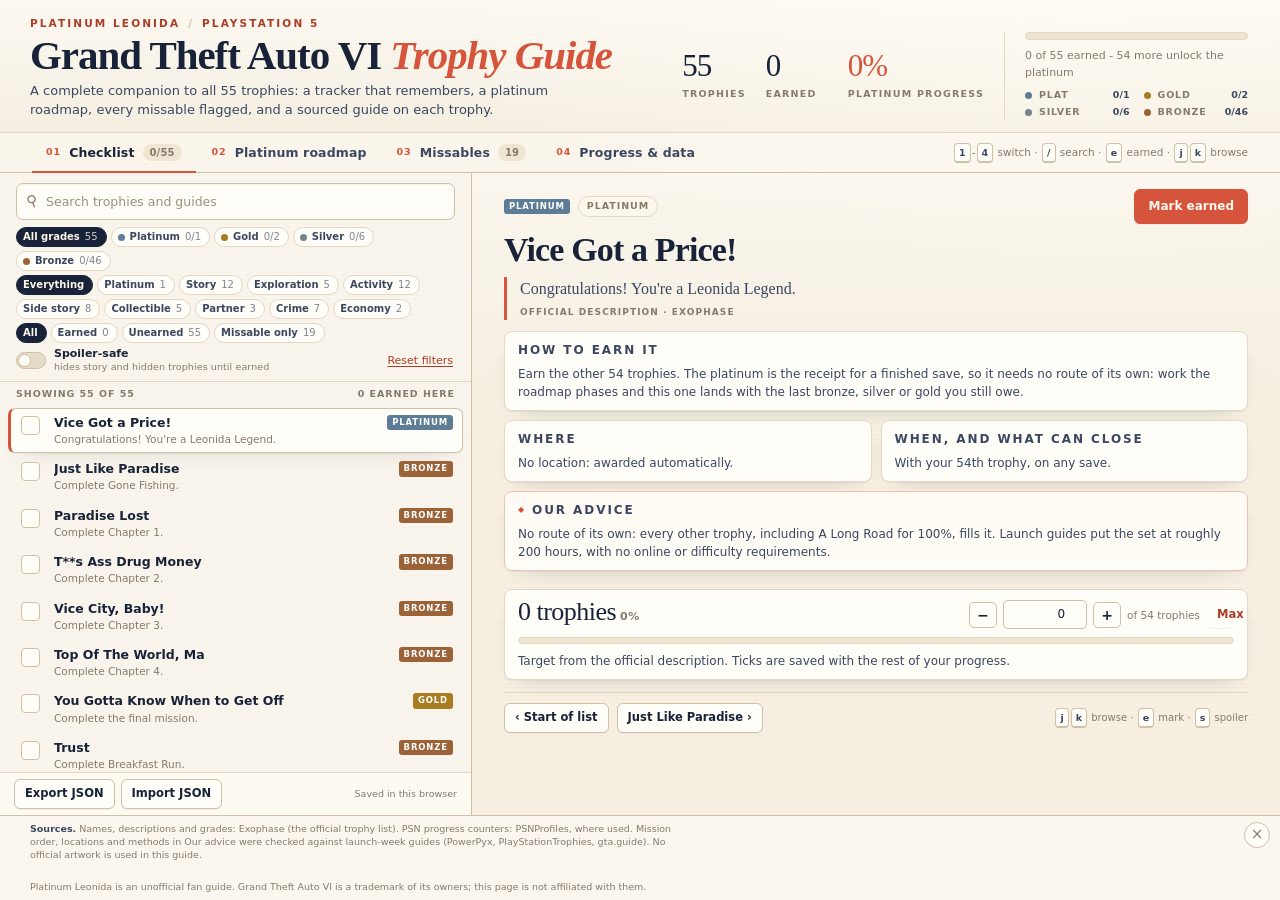
<file: index.html>
<!doctype html>
<html lang="en">
<head>
<meta charset="utf-8">
<meta name="viewport" content="width=device-width, initial-scale=1">
<meta name="color-scheme" content="light">
<title>GTA VI Trophy Guide &amp; Platinum Tracker - All 55 Trophies | Platinum Leonida</title>
<meta name="description" content="A complete GTA VI trophy guide and tracker for PS5: all 55 trophies with mission context, locations, missable windows, part-way counters, a platinum roadmap, spoiler-safe mode.">
<meta name="author" content="Platinum Leonida">
<meta name="robots" content="index, follow, max-image-preview:large">
<meta name="theme-color" content="#f6efe2">
<link rel="canonical" href="https://tufstraka.github.io/gta6-trophy-guide/">
<link rel="icon" href="favicon.svg" type="image/svg+xml">
<link rel="apple-touch-icon" href="icon-180.png">
<meta property="og:type" content="website">
<meta property="og:site_name" content="Platinum Leonida">
<meta property="og:title" content="GTA VI Trophy Guide &amp; Platinum Tracker - All 55 Trophies">
<meta property="og:description" content="All 55 GTA VI trophies with mission context, locations, missable windows and counters, plus a platinum roadmap, spoiler-safe mode and a tracker that saves in your browser.">
<meta property="og:url" content="https://tufstraka.github.io/gta6-trophy-guide/">
<meta property="og:image" content="https://tufstraka.github.io/gta6-trophy-guide/og.jpg">
<meta property="og:image:width" content="1200">
<meta property="og:image:height" content="630">
<meta property="og:image:alt" content="Platinum Leonida: the GTA VI trophy guide with all 55 trophies and a platinum roadmap">
<meta property="og:locale" content="en_US">
<meta name="twitter:card" content="summary_large_image">
<meta name="twitter:title" content="GTA VI Trophy Guide &amp; Platinum Tracker - All 55 Trophies">
<meta name="twitter:description" content="All 55 GTA VI trophies with mission context, locations and missable windows, plus a platinum roadmap and a tracker that saves in your browser.">
<meta name="twitter:image" content="https://tufstraka.github.io/gta6-trophy-guide/og.jpg">
<script type="application/ld+json">
{
  "@context": "https://schema.org",
  "@graph": [
    {
      "@type": "WebSite",
      "@id": "https://tufstraka.github.io/gta6-trophy-guide/#website",
      "url": "https://tufstraka.github.io/gta6-trophy-guide/",
      "name": "Platinum Leonida",
      "description": "An unofficial GTA VI trophy guide, tracker and platinum roadmap.",
      "inLanguage": "en"
    },
    {
      "@type": "WebApplication",
      "@id": "https://tufstraka.github.io/gta6-trophy-guide/#app",
      "name": "Platinum Leonida - GTA VI Trophy Guide & Tracker",
      "url": "https://tufstraka.github.io/gta6-trophy-guide/",
      "applicationCategory": "GameApplication",
      "operatingSystem": "Any",
      "browserRequirements": "Requires JavaScript for the tracker; the guide data is plain JSON.",
      "isAccessibleForFree": true,
      "offers": { "@type": "Offer", "price": "0", "priceCurrency": "USD" },
      "description": "Track all 55 Grand Theft Auto VI trophies with mission context, locations, missable windows, part-way counters, a platinum roadmap and spoiler-safe mode.",
      "about": {
        "@type": "VideoGame",
        "name": "Grand Theft Auto VI",
        "publisher": { "@type": "Organization", "name": "Rockstar Games" },
        "gamePlatform": "PlayStation 5"
      }
    }
  ]
}
</script>
<link rel="stylesheet" href="style.css">
</head>
<body>
<a class="skip-link" href="#main">Skip to the guide</a>

<noscript>
  <div class="noscript">
    <h2>GTA VI trophy guide: all 55 trophies</h2>
    <p>The tracker needs JavaScript, but the guide itself is all here: 55 trophies (1 platinum, 2 gold, 6 silver, 46 bronze) across five story chapters, with a platinum roadmap, 100% completion targets, collectibles, challenges and every missable window.</p>
    <p>Names, descriptions and grades come from Exophase; mission context and methods are checked against launch-week guides. The full trophy data is public in <a href="data/trophies.json">data/trophies.json</a>.</p>
  </div>
</noscript>

<header class="masthead">
  <div class="brand">
    <p class="kicker">Platinum Leonida <span class="dot">/</span> PlayStation 5 <span class="pill" id="demo-pill" hidden>Preview data - not saved</span></p>
    <h1>Grand Theft Auto VI <em>Trophy Guide</em></h1>
    <p class="dek">A complete companion to all 55 trophies: a tracker that remembers, a platinum roadmap, every missable flagged, and a sourced guide on each trophy.</p>
  </div>
  <div class="dashboard" aria-label="Progress summary">
    <div class="stat">
      <span class="stat-value" id="stat-total">55</span>
      <span class="stat-label">trophies</span>
    </div>
    <div class="stat">
      <span class="stat-value" id="stat-earned">0</span>
      <span class="stat-label">earned</span>
    </div>
    <div class="stat accent">
      <span class="stat-value" id="stat-plat">0%</span>
      <span class="stat-label">platinum progress</span>
    </div>
    <div class="statwide">
      <div class="platbar" role="progressbar" aria-labelledby="plat-caption" aria-valuemin="0" aria-valuemax="55" aria-valuenow="0" id="platbar"><span id="platfill"></span></div>
      <p class="platcaption" id="plat-caption"><span id="plat-caption-text">0 of 55 earned - 54 unlocks the platinum</span></p>
      <ul class="gradebars" id="gradebars" aria-label="Trophies earned by grade"></ul>
    </div>
  </div>
</header>

<nav class="tabs" role="tablist" aria-label="Guide sections">
  <button class="tab" role="tab" id="tab-checklist" data-tab="checklist" aria-controls="view-checklist" aria-selected="true"><span class="tabnum">01</span> Checklist <span class="tabcount" id="tabcount">0/55</span></button>
  <button class="tab" role="tab" id="tab-roadmap" data-tab="roadmap" aria-controls="view-roadmap" aria-selected="false"><span class="tabnum">02</span> <span class="tab-label"><span class="lbl-long">Platinum roadmap</span><span class="lbl-short">Roadmap</span></span></button>
  <button class="tab" role="tab" id="tab-missables" data-tab="missables" aria-controls="view-missables" aria-selected="false"><span class="tabnum">03</span> Missables <span class="tabcount" id="misscount">0</span></button>
  <button class="tab" role="tab" id="tab-progress" data-tab="progress" aria-controls="view-progress" aria-selected="false"><span class="tabnum">04</span> <span class="tab-label"><span class="lbl-long">Progress &amp; data</span><span class="lbl-short">Progress</span></span></button>
  <span class="tabhint"><kbd>1</kbd>-<kbd>4</kbd> switch · <kbd>/</kbd> search · <kbd>e</kbd> earned · <kbd>j</kbd><kbd>k</kbd> browse</span>
</nav>

<main id="main">
  <section class="view view-workbench" id="view-checklist" role="tabpanel" aria-labelledby="tab-checklist">
    <div class="workbench">
      <aside class="listpane" aria-label="Trophy list and filters">
        <div class="searchrow">
          <label class="search" for="search">
            <span class="search-icon" aria-hidden="true">&#9906;</span>
            <input id="search" type="search" placeholder="Search trophies and guides" autocomplete="off" spellcheck="false">
          </label>
          <button class="ghostbtn" id="clear-search" type="button" hidden>Clear</button>
        </div>

        <button class="filters-toggle" id="filters-toggle" type="button" aria-expanded="true" aria-controls="filter-chips">
          <span>Filters</span>
          <span class="fcount" id="filter-count" hidden></span>
        </button>
        <div class="filters">
          <div class="filters-body" id="filter-chips">
          <div class="chiprow" id="grade-filters" role="group" aria-label="Filter by trophy grade"></div>
          <div class="chiprow" id="kind-filters" role="group" aria-label="Filter by trophy kind"></div>
          <div class="chiprow" id="status-filters" role="group" aria-label="Filter by earned state"></div>
          </div>
          <div class="filterfoot">
            <label class="switch" for="spoiler">
              <input type="checkbox" id="spoiler">
              <span class="switch-track" aria-hidden="true"><span class="switch-knob"></span></span>
              <span class="switch-text">Spoiler-safe<small>hides story and hidden trophies until earned</small></span>
            </label>
            <button class="linkbtn" id="clear-filters" type="button">Reset filters</button>
          </div>
        </div>

        <p class="listmeta" id="listmeta" aria-live="polite"></p>
        <ol class="trophylist" id="trophylist" role="listbox" aria-label="Trophies" tabindex="0"></ol>
        <div class="listempty" id="list-empty" hidden>
          <p class="empty-title">Nothing matches those filters</p>
          <p>Try a looser grade, a different kind, or clear the search.</p>
          <button class="btn" id="empty-reset" type="button">Reset filters</button>
        </div>
        <div class="listfoot">
          <button class="btn small" type="button" data-action="export">Export JSON</button>
          <label class="btn small"><span>Import JSON</span><input type="file" accept="application/json,.json" data-action="import" hidden></label>
          <span class="listfoot-note" id="save-note">Saved in this browser</span>
        </div>
      </aside>

      <article class="detailpane" id="detail" aria-live="polite"></article>
    </div>
  </section>

  <section class="view view-scroll" id="view-roadmap" role="tabpanel" aria-labelledby="tab-roadmap" hidden></section>
  <section class="view view-scroll" id="view-missables" role="tabpanel" aria-labelledby="tab-missables" hidden></section>
  <section class="view view-scroll" id="view-progress" role="tabpanel" aria-labelledby="tab-progress" hidden></section>
</main>

<footer class="foot" id="foot">
  <button class="foot-close" id="foot-close" type="button" aria-label="Dismiss sources">&times;</button>
  <p><strong>Sources.</strong> Names, descriptions and grades: Exophase (the official trophy list). PSN progress counters: PSNProfiles, where used. Mission order, locations and methods in Our advice were checked against launch-week guides (PowerPyx, PlayStationTrophies, gta.guide). No official artwork is used in this guide.</p>
  <p class="foot-meta">Platinum Leonida is an unofficial fan guide. Grand Theft Auto VI is a trademark of its owners; this page is not affiliated with them.</p>
</footer>

<div class="toast" id="toast" role="status" aria-live="polite" hidden></div>
<script type="module" src="app.js"></script>
</body>
</html>
</file>
<file: style.css>
/* Platinum Leonida - paper-and-ink look, no external assets or fonts. */
:root {
  --paper: #f6efe2;
  --paper-deep: #efe5d3;
  --card: #fffdf7;
  --card-2: #fbf7ec;
  --ink: #182238;
  --ink-2: #3b4761;
  --muted: #857b6b;
  --rule: #e3d8c4;
  --rule-strong: #cfc0a6;
  --coral: #d5543b;
  --coral-dark: #ab3d27;
  --coral-wash: #f9e3dc;
  --gold: #a97c22;
  --silver: #77828f;
  --bronze: #9c6238;
  --platinum: #5d7d96;
  --focus: #2669a8;
  --serif: "Iowan Old Style", "Palatino Linotype", Palatino, Georgia, "Times New Roman", serif;
  --sans: "Segoe UI", system-ui, -apple-system, "Helvetica Neue", Arial, sans-serif;
  --shadow: 0 1px 0 rgba(24, 34, 56, .04), 0 8px 24px -18px rgba(24, 34, 56, .45);
}

* { box-sizing: border-box; }

html, body { height: 100%; }

body {
  margin: 0;
  display: flex;
  flex-direction: column;
  overflow: hidden;
  background:
    radial-gradient(1200px 600px at 85% -10%, #fdf9ef 0%, rgba(253, 249, 239, 0) 60%),
    repeating-linear-gradient(0deg, rgba(24, 34, 56, .014) 0 1px, transparent 1px 4px),
    var(--paper);
  color: var(--ink);
  font: 15px/1.55 var(--sans);
  -webkit-font-smoothing: antialiased;
}

h1, h2, h3, h4 { font-family: var(--serif); font-weight: 600; margin: 0; letter-spacing: -.01em; }
p { margin: 0; }
button, input, select { font: inherit; color: inherit; }
button { cursor: pointer; }
:focus-visible { outline: 2px solid var(--focus); outline-offset: 2px; }
::selection { background: #f4c9bd; }

.sr-only, .sr {
  position: absolute; width: 1px; height: 1px; padding: 0; margin: -1px;
  overflow: hidden; clip: rect(0 0 0 0); white-space: nowrap; border: 0;
}

.skip-link {
  position: absolute; left: 12px; top: -48px; z-index: 20;
  background: var(--ink); color: #fff; padding: 8px 14px; border-radius: 6px;
  text-decoration: none; transition: top .15s ease;
}
.skip-link:focus { top: 10px; }

/* ---------- masthead ---------- */
.masthead {
  display: grid;
  grid-template-columns: minmax(0, 1fr) auto;
  gap: 26px;
  align-items: end;
  padding: 15px 30px 12px;
  border-bottom: 1px solid var(--rule);
  background: linear-gradient(180deg, rgba(255, 253, 247, .72), rgba(255, 253, 247, 0));
}
.kicker {
  font-size: 10.5px;
  letter-spacing: .2em;
  text-transform: uppercase;
  color: var(--coral-dark);
  font-weight: 700;
  display: flex; align-items: center; gap: 8px;
}
.kicker .dot { color: var(--rule-strong); }
.pill {
  background: var(--ink); color: #fff8ea; letter-spacing: .08em;
  padding: 2px 8px; border-radius: 999px; font-size: 9.5px; font-weight: 600;
}
.masthead h1 {
  font-size: clamp(29px, 3.2vw, 41px);
  line-height: 1.02;
  margin: 4px 0 5px;
  letter-spacing: -.025em;
}
.masthead h1 em { font-style: italic; color: var(--coral); }
.dek { max-width: 64ch; color: var(--ink-2); font-size: 13px; line-height: 1.45; }

.dashboard {
  display: grid;
  grid-template-columns: repeat(3, auto) 244px;
  gap: 20px;
  align-items: center;
  padding: 6px 2px 0;
}
.stat { display: flex; flex-direction: column; min-width: 62px; }
.stat-value {
  font-family: var(--serif); font-size: 31px; line-height: 1;
  letter-spacing: -.03em; font-variant-numeric: lining-nums tabular-nums;
}
.stat-label {
  font-size: 9.5px; text-transform: uppercase; letter-spacing: .13em;
  color: var(--muted); font-weight: 700; margin-top: 6px; white-space: nowrap;
}
.stat.accent .stat-value { color: var(--coral); }
.statwide {
  border-left: 1px solid var(--rule);
  padding-left: 20px;
  display: flex; flex-direction: column; gap: 7px;
}
.platbar {
  height: 8px; border-radius: 99px; background: var(--paper-deep);
  border: 1px solid var(--rule); overflow: hidden;
}
.platbar > span {
  display: block; height: 100%; width: 0%;
  background: linear-gradient(90deg, var(--coral), #e88367);
  border-radius: 99px; transition: width .35s ease;
}
.platcaption { font-size: 11px; color: var(--muted); font-variant-numeric: tabular-nums; }
.gradebars { list-style: none; display: grid; grid-template-columns: 1fr 1fr; gap: 2px 14px; margin: 0; padding: 0; }
.gradebars li { display: grid; grid-template-columns: 8px 1fr auto; gap: 6px; align-items: center; font-size: 9.5px; }
.gb-name { text-transform: uppercase; letter-spacing: .09em; color: var(--muted); font-weight: 700; }
.gb-dot { width: 7px; height: 7px; border-radius: 99px; background: var(--muted); }
.gb-dot.gb-platinum { background: var(--platinum); }
.gb-dot.gb-gold { background: var(--gold); }
.gb-dot.gb-silver { background: var(--silver); }
.gb-dot.gb-bronze { background: var(--bronze); }
.gb-count { color: var(--ink-2); font-variant-numeric: tabular-nums; font-weight: 600; }

/* ---------- tabs ---------- */
.tabs {
  display: flex; align-items: stretch; gap: 2px;
  padding: 0 32px;
  border-bottom: 1px solid var(--rule-strong);
  background: rgba(255, 253, 247, .5);
}
.tab {
  border: 0; background: none; padding: 10px 14px 9px;
  font-size: 12.5px; font-weight: 600; color: var(--ink-2);
  border-bottom: 2px solid transparent; margin-bottom: -1px;
  display: inline-flex; align-items: center; gap: 8px;
  letter-spacing: .01em;
}
.tab:hover { color: var(--ink); background: rgba(213, 84, 59, .05); }
.tab[aria-selected="true"] { color: var(--ink); border-bottom-color: var(--coral); }
.tabnum { font-size: 9.5px; letter-spacing: .1em; color: var(--coral); font-weight: 700; }
.tabcount {
  font-size: 10px; font-weight: 700; color: var(--muted);
  background: var(--paper-deep); border-radius: 999px; padding: 1px 7px;
  font-variant-numeric: tabular-nums;
}
.tabhint { margin-left: auto; align-self: center; font-size: 10.5px; color: var(--muted); }
kbd {
  font: 600 9.5px/1 var(--sans); border: 1px solid var(--rule-strong);
  border-bottom-width: 2px; border-radius: 4px; padding: 3px 4px;
  background: var(--card); color: var(--ink-2); margin: 0 1px;
}

/* ---------- shared ---------- */
main { flex: 1; min-height: 0; display: flex; flex-direction: column; }
.view { flex: 1; min-height: 0; display: flex; }
.view[hidden] { display: none; }
.view-workbench { overflow: hidden; }
.view-scroll { display: block; overflow-y: auto; padding: 26px 36px 40px; scrollbar-width: thin; }
.workbench { display: grid; grid-template-columns: 472px minmax(0, 1fr); flex: 1; min-height: 0; width: 100%; }

.btn {
  border: 1px solid var(--rule-strong); background: var(--card); color: var(--ink);
  padding: 7px 13px; border-radius: 6px; font-size: 12px; font-weight: 600;
  box-shadow: 0 1px 0 rgba(24, 34, 56, .05);
}
.btn:hover { border-color: var(--ink-2); background: #fff; }
.btn.primary { background: var(--coral); border-color: var(--coral); color: #fff8ef; }
.btn.primary:hover { background: var(--coral-dark); border-color: var(--coral-dark); }
.btn.small { padding: 5px 10px; font-size: 11.5px; }
.btn.quiet { background: transparent; border-color: transparent; color: var(--coral-dark); }
.linkbtn {
  border: 0; background: none; color: var(--coral-dark); font-size: 11px;
  text-decoration: underline; text-underline-offset: 2px; padding: 2px;
}
.ghostbtn { border: 0; background: none; color: var(--muted); font-size: 11px; padding: 4px; }

/* ---------- checklist left ---------- */
.listpane {
  display: flex; flex-direction: column; min-height: 0;
  border-right: 1px solid var(--rule-strong);
  background: rgba(255, 253, 247, .42);
}
.searchrow { display: flex; gap: 6px; align-items: center; padding: 10px 16px 7px; }
.search {
  flex: 1; display: flex; align-items: center; gap: 8px;
  background: var(--card); border: 1px solid var(--rule-strong);
  border-radius: 7px; padding: 0 10px; box-shadow: inset 0 1px 2px rgba(24, 34, 56, .04);
}
.search:focus-within { border-color: var(--ink-2); box-shadow: 0 0 0 3px rgba(38, 105, 168, .13); }
.search-icon { color: var(--muted); font-size: 15px; line-height: 1; transform: rotate(-20deg); }
.search input {
  flex: 1; border: 0; background: none; padding: 8px 0; font-size: 12.5px; min-width: 0;
}
.search input::placeholder { color: #9a927f; }
.search input:focus { outline: none; }
.filters { padding: 0 16px 8px; border-bottom: 1px solid var(--rule); }
.chiprow { display: flex; flex-wrap: wrap; gap: 4px; margin-bottom: 4px; }
.chip {
  border: 1px solid var(--rule); background: var(--card); color: var(--ink-2);
  border-radius: 99px; padding: 2px 8px 2px 6px; font-size: 10px; font-weight: 600;
  display: inline-flex; align-items: center; gap: 5px; line-height: 1.4;
}
.chip:hover { border-color: var(--rule-strong); background: #fff; }
.chip[aria-pressed="true"] { background: var(--ink); border-color: var(--ink); color: #fdf7ea; }
.chip .swatch { width: 7px; height: 7px; border-radius: 99px; background: var(--muted); }
.chip .n { font-variant-numeric: tabular-nums; opacity: .65; font-weight: 500; }
.chip[aria-pressed="true"] .n { opacity: .8; }
.chip.off { opacity: .55; }
.filterfoot { display: flex; align-items: center; justify-content: space-between; gap: 10px; margin-top: 4px; }
.switch { display: flex; align-items: center; gap: 8px; cursor: pointer; min-width: 0; }
.switch input { position: absolute; opacity: 0; width: 1px; height: 1px; }
.switch-track {
  width: 30px; height: 17px; border-radius: 99px; background: #e6dbc7;
  border: 1px solid var(--rule-strong); position: relative; flex: none; transition: background .15s;
}
.switch-knob {
  position: absolute; top: 1px; left: 1px; width: 13px; height: 13px; border-radius: 99px;
  background: var(--card); border: 1px solid var(--rule-strong); transition: transform .15s ease;
}
.switch input:checked + .switch-track { background: var(--ink); border-color: var(--ink); }
.switch input:checked + .switch-track .switch-knob { transform: translateX(13px); background: #fdf7ea; border-color: #fdf7ea; }
.switch input:focus-visible + .switch-track { outline: 2px solid var(--focus); outline-offset: 2px; }
.switch-text { font-size: 11px; font-weight: 600; line-height: 1.25; }
.switch-text small { display: block; font-weight: 400; font-size: 9.5px; color: var(--muted); letter-spacing: .01em; }

.listmeta {
  padding: 5px 16px 5px; font-size: 9.5px; letter-spacing: .1em;
  text-transform: uppercase; color: var(--muted); font-weight: 700;
  display: flex; justify-content: space-between; gap: 8px;
}
.trophylist {
  list-style: none; margin: 0; padding: 0 8px 8px; overflow-y: auto; flex: 1; min-height: 0;
  scrollbar-width: thin; scrollbar-color: var(--rule-strong) transparent;
}
.trow {
  display: grid; grid-template-columns: 24px minmax(0, 1fr) auto;
  gap: 9px; align-items: start;
  padding: 6px 9px 6px 10px; margin: 1px 0; border-radius: 7px;
  border: 1px solid transparent; border-left: 3px solid transparent;
  cursor: pointer; position: relative;
}
.trow:hover { background: rgba(255, 255, 255, .72); border-color: var(--rule); border-left-color: var(--rule-strong); }
.trow[aria-selected="true"] { background: var(--card); border-color: var(--rule-strong); border-left-color: var(--coral); box-shadow: var(--shadow); }
.trow.is-earned .tname { color: var(--ink-2); }
.trow.is-earned .tdesc { opacity: .72; }
.trow.is-masked .tname, .trow.is-masked .tdesc { color: var(--muted); font-style: italic; }

.check {
  width: 19px; height: 19px; margin-top: 1px; border-radius: 4px;
  border: 1.5px solid var(--rule-strong); background: var(--card);
  display: grid; place-items: center; padding: 0; color: transparent;
  font-size: 12px; line-height: 1; font-weight: 700;
}
.check:hover { border-color: var(--coral); }
.trow.is-earned .check { background: var(--coral); border-color: var(--coral); color: #fff8ef; }
.check:focus-visible { outline: 2px solid var(--focus); outline-offset: 2px; }
.tmain { min-width: 0; }
.tname {
  display: block; font-weight: 650; font-size: 12.5px; line-height: 1.3;
  color: var(--ink); white-space: nowrap; overflow: hidden; text-overflow: ellipsis;
}
.tdesc {
  display: block; font-size: 10.5px; line-height: 1.35; color: var(--muted);
  white-space: nowrap; overflow: hidden; text-overflow: ellipsis; margin-top: 1px;
}
.tright { display: flex; flex-direction: column; align-items: flex-end; gap: 4px; }
.grade {
  font-size: 8.5px; font-weight: 800; letter-spacing: .1em; text-transform: uppercase;
  padding: 2px 5px; border-radius: 3px; color: #fff; white-space: nowrap;
  background: var(--muted); line-height: 1.35;
}
.grade-platinum { background: var(--platinum); }
.grade-gold { background: var(--gold); }
.grade-silver { background: var(--silver); }
.grade-bronze { background: var(--bronze); }
.count-badge {
  font-size: 9px; font-weight: 700; color: var(--ink-2); font-variant-numeric: tabular-nums;
  background: var(--paper-deep); border-radius: 3px; padding: 1px 4px; white-space: nowrap;
}
.flag {
  font-size: 9px; font-weight: 700; letter-spacing: .04em; color: var(--coral-dark);
  text-transform: uppercase;
}
.flag::before { content: "\2691"; margin-right: 2px; }
.listempty { padding: 26px 22px; text-align: center; }
.empty-title { font-family: var(--serif); font-size: 18px; margin-bottom: 4px; }
.listempty p { font-size: 12px; color: var(--muted); margin-bottom: 10px; }
.listfoot {
  border-top: 1px solid var(--rule); padding: 6px 14px; display: flex; gap: 6px;
  align-items: center; background: rgba(255, 253, 247, .6);
}
.listfoot label.btn { display: inline-flex; align-items: center; }
.listfoot-note { margin-left: auto; font-size: 9.5px; color: var(--muted); }

/* ---------- detail ---------- */
.detailpane {
  overflow-y: auto; min-height: 0; padding: 16px 32px 22px;
  background:
    linear-gradient(180deg, rgba(255, 253, 247, .55), rgba(255, 253, 247, 0) 220px);
  scrollbar-width: thin;
}
.detail-head { display: flex; align-items: center; gap: 8px; flex-wrap: wrap; }
.detail-head .spacer { flex: 1; }
.kindtag {
  font-size: 9.5px; letter-spacing: .1em; text-transform: uppercase; font-weight: 700;
  color: var(--muted); border: 1px solid var(--rule); border-radius: 99px; padding: 2px 8px;
  background: var(--card-2);
}
.detail-title {
  font-size: clamp(26px, 2.8vw, 34px); line-height: 1.06; margin: 8px 0 0;
  letter-spacing: -.025em;
}
.detail-title.masked { color: var(--muted); font-style: italic; }
.quote {
  margin: 9px 0 0; padding: 1px 0 1px 13px; border-left: 3px solid var(--coral);
  font-family: var(--serif); font-size: 16px; line-height: 1.4; color: var(--ink-2);
}
.quote cite {
  display: block; margin-top: 6px; font: 700 9px/1.4 var(--sans);
  letter-spacing: .12em; text-transform: uppercase; color: var(--muted); font-style: normal;
}
.miss-callout {
  margin-top: 10px; border: 1px solid #ecc4b7; background: var(--coral-wash);
  border-radius: 7px; padding: 8px 12px; display: flex; gap: 10px; align-items: flex-start;
}
.miss-callout .badge { flex: none; }
.miss-callout p { font-size: 11.5px; line-height: 1.45; color: #7d3524; }
.miss-callout strong { display: block; font-size: 10px; letter-spacing: .09em; text-transform: uppercase; margin-bottom: 2px; }
.badge {
  font-size: 8.5px; font-weight: 800; letter-spacing: .08em; text-transform: uppercase;
  padding: 3px 6px; border-radius: 3px; white-space: nowrap; line-height: 1.3;
}
.badge-attempt { background: #f6d9a8; color: #6b4a10; }
.badge-unknown { background: #e7dfd0; color: #675740; }
.badge-none { background: #dfe8dd; color: #3f5b3c; }
.badge-hidden { background: var(--ink); color: #fdf7ea; }

.guidegrid { display: grid; grid-template-columns: 1fr 1fr; gap: 9px; margin-top: 11px; }
.panel {
  background: var(--card); border: 1px solid var(--rule); border-radius: 8px;
  padding: 9px 13px; box-shadow: var(--shadow);
}
.panel.wide { grid-column: 1 / -1; }
.panel-label {
  font-size: 9px; font-weight: 800; letter-spacing: .16em; text-transform: uppercase;
  color: var(--coral-dark); margin-bottom: 5px; display: flex; align-items: center; gap: 6px;
}
.panel p { font-size: 12px; line-height: 1.5; color: var(--ink-2); }
.panel p + p { margin-top: 6px; }
.panel .pin { color: var(--coral-dark); font-weight: 700; }

.counter { margin-top: 9px; }
.counter-top { display: flex; align-items: baseline; justify-content: space-between; gap: 10px; }
.counter-value { font-family: var(--serif); font-size: 26px; line-height: 1; letter-spacing: -.02em; font-variant-numeric: tabular-nums; }
.counter-value small { font: 600 11px/1 var(--sans); letter-spacing: .04em; color: var(--muted); margin-left: 4px; }
.counter-bar { height: 7px; border-radius: 99px; background: var(--paper-deep); border: 1px solid var(--rule); overflow: hidden; margin: 8px 0 8px; }
.counter-bar > span { display: block; height: 100%; background: linear-gradient(90deg, var(--coral), #e88367); }
.stepper { display: flex; gap: 6px; align-items: center; }
.stepper button {
  width: 28px; height: 26px; border-radius: 5px; border: 1px solid var(--rule-strong);
  background: var(--card); font-weight: 700; font-size: 14px; line-height: 1; display: grid; place-items: center;
}
.stepper button:hover { border-color: var(--ink-2); background: #fff; }
.stepper input {
  width: 84px; border: 1px solid var(--rule-strong); border-radius: 5px; background: var(--card);
  padding: 4px 6px; font-size: 12px; text-align: right; font-variant-numeric: tabular-nums;
}
.stepper .unit { font-size: 10.5px; color: var(--muted); }
.stepper .setmax { margin-left: auto; }

.srcline { font-size: 10.5px; color: var(--muted); margin-top: 8px; }

.detailnav {
  margin-top: 12px; padding-top: 10px; border-top: 1px solid var(--rule);
  display: flex; gap: 8px; align-items: center;
}
.detailnav .hint { margin-left: auto; font-size: 10px; color: var(--muted); }

.locked {
  margin-top: 18px; border: 1px dashed var(--rule-strong); border-radius: 10px;
  padding: 22px; text-align: center; background: var(--card-2);
}
.locked h3 { font-size: 20px; margin-bottom: 4px; }
.locked p { font-size: 12px; color: var(--muted); max-width: 44ch; margin: 0 auto 12px; }
.lockmark { font-size: 22px; color: var(--coral); margin-bottom: 6px; }

/* ---------- pages ---------- */
.page-head { max-width: 900px; margin-bottom: 20px; }
.page-head h2 { font-size: 32px; line-height: 1.1; letter-spacing: -.02em; }
.page-head .eyebrow {
  font-size: 9.5px; font-weight: 800; letter-spacing: .18em; text-transform: uppercase;
  color: var(--coral-dark); margin-bottom: 6px;
}
.page-head p { margin-top: 7px; font-size: 13px; color: var(--ink-2); max-width: 78ch; }
.page-head .note { font-size: 11px; color: var(--muted); margin-top: 6px; }

.roadmap-layout { display: grid; grid-template-columns: minmax(0, 1fr) 340px; gap: 22px; align-items: start; }
.phase-grid { display: grid; gap: 12px; }
.phase {
  background: var(--card); border: 1px solid var(--rule); border-radius: 9px;
  padding: 14px 16px; box-shadow: var(--shadow); display: grid;
  grid-template-columns: 42px minmax(0, 1fr); gap: 12px;
}
.phase-num {
  font-family: var(--serif); font-size: 26px; line-height: 1; color: var(--coral);
  border-right: 1px solid var(--rule); padding-right: 10px; font-variant-numeric: lining-nums;
}
.phase h3 { font-size: 19px; line-height: 1.2; }
.phase .why { font-size: 11.5px; color: var(--ink-2); margin-top: 3px; line-height: 1.5; }
.phase-top { display: flex; align-items: baseline; gap: 8px; }
.phase-progress { margin-left: auto; font-size: 10px; font-weight: 700; color: var(--muted); font-variant-numeric: tabular-nums; white-space: nowrap; }
.phase-bar { height: 4px; background: var(--paper-deep); border-radius: 99px; margin: 8px 0 8px; overflow: hidden; }
.phase-bar > span { display: block; height: 100%; background: var(--coral); }
.chipwrap { display: flex; flex-wrap: wrap; gap: 4px; }
.tchip {
  border: 1px solid var(--rule); background: var(--card-2); border-radius: 4px;
  padding: 2px 6px; font-size: 10px; line-height: 1.4; color: var(--ink-2);
  display: inline-flex; align-items: center; gap: 4px; max-width: 100%;
}
.tchip:hover { border-color: var(--ink-2); background: #fff; }
.tchip .dot { width: 5px; height: 5px; border-radius: 99px; background: var(--muted); flex: none; }
.tchip.is-earned { background: #eef1e6; border-color: #cbd3bd; color: #5d6a50; text-decoration: line-through; }
.tchip .missmark { color: var(--coral-dark); font-size: 9px; }

.sidecard {
  background: var(--card); border: 1px solid var(--rule-strong); border-radius: 9px;
  padding: 14px 16px; box-shadow: var(--shadow); position: sticky; top: 0;
}
.sidecard h3 { font-size: 18px; margin-bottom: 3px; }
.sidecard .sub { font-size: 10.5px; color: var(--muted); margin-bottom: 8px; }
.watch { list-style: none; margin: 0; padding: 0; display: grid; gap: 7px; }
.watch li { border-top: 1px dotted var(--rule); padding-top: 7px; }
.watch li:first-child { border-top: 0; padding-top: 0; }
.watch button {
  border: 0; background: none; padding: 0; text-align: left; display: block; width: 100%;
}
.watch .wname { font-size: 11.5px; font-weight: 700; display: flex; gap: 6px; align-items: center; }
.watch .wname:hover { color: var(--coral-dark); }
.watch .wnote { font-size: 10px; color: var(--muted); line-height: 1.4; margin-top: 1px; }
.sidecard .footnote { font-size: 9.5px; color: var(--muted); line-height: 1.45; margin-top: 10px; border-top: 1px solid var(--rule); padding-top: 8px; }

.legend { display: grid; grid-template-columns: repeat(3, 1fr); gap: 10px; margin-bottom: 18px; }
.legend .panel p { font-size: 11px; }
.miss-grid { display: grid; grid-template-columns: 1fr 1fr; gap: 12px; }
.miss-card {
  background: var(--card); border: 1px solid var(--rule); border-left: 3px solid var(--coral);
  border-radius: 8px; padding: 12px 14px; box-shadow: var(--shadow);
}
.miss-card.m-unknown { border-left-color: var(--rule-strong); }
.miss-top { display: flex; align-items: center; gap: 6px; flex-wrap: wrap; }
.miss-top h3 { font-size: 16px; line-height: 1.25; margin-right: auto; }
.miss-card .desc { font-size: 11.5px; color: var(--muted); font-style: italic; margin: 5px 0 7px; }
.miss-card dl { display: grid; grid-template-columns: 52px 1fr; gap: 4px 8px; margin: 0; font-size: 11px; }
.miss-card dt { font-weight: 800; font-size: 8.5px; letter-spacing: .1em; text-transform: uppercase; color: var(--coral-dark); padding-top: 2px; }
.miss-card dd { margin: 0; color: var(--ink-2); line-height: 1.45; }
.miss-card .actions { margin-top: 9px; display: flex; gap: 6px; align-items: center; }

.statgrid { display: grid; grid-template-columns: repeat(4, 1fr); gap: 10px; margin-bottom: 18px; }
.statcard { background: var(--card); border: 1px solid var(--rule); border-radius: 8px; padding: 12px 14px; box-shadow: var(--shadow); }
.statcard .v { font-family: var(--serif); font-size: 30px; line-height: 1; letter-spacing: -.02em; }
.statcard .l { font-size: 9px; font-weight: 800; letter-spacing: .13em; text-transform: uppercase; color: var(--muted); margin-top: 5px; }
.statcard .sub { font-size: 10px; color: var(--muted); margin-top: 2px; }
.two-col { display: grid; grid-template-columns: minmax(0, 1.35fr) minmax(0, 1fr); gap: 20px; align-items: start; }
.section-title { font-size: 21px; margin-bottom: 3px; }
.section-sub { font-size: 11px; color: var(--muted); margin-bottom: 10px; }
.counterlist { display: grid; grid-template-columns: 1fr 1fr; gap: 8px; }
.ctile { background: var(--card); border: 1px solid var(--rule); border-radius: 7px; padding: 9px 11px; }
.ctile-top { display: flex; align-items: baseline; gap: 6px; }
.ctile .cn { font-size: 11.5px; font-weight: 700; line-height: 1.3; margin-right: auto; }
.ctile .cv { font-size: 10.5px; color: var(--muted); font-variant-numeric: tabular-nums; white-space: nowrap; }
.ctile .bar { height: 4px; background: var(--paper-deep); border-radius: 99px; margin: 6px 0; overflow: hidden; }
.ctile .bar > span { display: block; height: 100%; background: var(--silver); }
.ctile.is-earned .bar > span { background: var(--coral); }
.ctile .row { display: flex; gap: 4px; align-items: center; }
.ctile .row button:not(.btn) { width: 24px; height: 21px; font-size: 12px; border-radius: 4px; border: 1px solid var(--rule-strong); background: var(--card); display: grid; place-items: center; }
.ctile .row input { width: 62px; padding: 1px 5px; font-size: 10.5px; border: 1px solid var(--rule); border-radius: 4px; text-align: right; background: var(--card); }
.ctile .row .u { font-size: 9px; color: var(--muted); }
.ctile .row .max { margin-left: auto; width: auto; height: 21px; padding: 0 8px; font-size: 9.5px; line-height: 1; white-space: nowrap; flex: none; display: inline-flex; align-items: center; border-radius: 4px; }

.datacard { background: var(--card); border: 1px solid var(--rule); border-radius: 8px; padding: 14px; box-shadow: var(--shadow); }
.datacard h3 { font-size: 17px; margin-bottom: 3px; }
.datacard p { font-size: 11.5px; color: var(--ink-2); margin-bottom: 10px; line-height: 1.5; }
.datarow { display: flex; flex-wrap: wrap; gap: 6px; }
.sourcelist { list-style: none; margin: 8px 0 0; padding: 0; display: grid; gap: 7px; }
.sourcelist li { font-size: 11px; line-height: 1.5; color: var(--ink-2); border-top: 1px dotted var(--rule); padding-top: 6px; }
.sourcelist li:first-child { border-top: 0; padding-top: 0; }
.sourcelist strong { display: block; font-size: 9px; letter-spacing: .12em; text-transform: uppercase; color: var(--coral-dark); }
.kbdlist { display: grid; grid-template-columns: 1fr 1fr; gap: 4px 12px; font-size: 11px; color: var(--ink-2); margin-top: 8px; }
.kbdlist div { display: flex; align-items: center; gap: 6px; }

.foot {
  border-top: 1px solid var(--rule-strong);
  padding: 6px 30px 7px; background: rgba(255, 253, 247, .6);
  font-size: 9.5px; line-height: 1.4; color: var(--muted);
  display: flex; gap: 18px; align-items: baseline; flex-wrap: wrap;
}
.foot strong { color: var(--ink-2); }
.foot p { max-width: 108ch; }
.foot-meta { white-space: nowrap; }

.toast {
  position: fixed; left: 50%; bottom: 22px; transform: translateX(-50%);
  background: var(--ink); color: #fdf7ea; padding: 9px 16px; border-radius: 999px;
  font-size: 12px; box-shadow: 0 10px 30px -10px rgba(24, 34, 56, .6); z-index: 30;
}
.toast[hidden] { display: none; }

/* ---------- narrower screens ---------- */
@media (max-width: 1180px) {
  .dashboard { grid-template-columns: repeat(3, auto); }
  .statwide { grid-column: 1 / -1; border-left: 0; padding-left: 0; border-top: 1px solid var(--rule); padding-top: 8px; }
  .workbench { grid-template-columns: 400px minmax(0, 1fr); }
  .gradebars { grid-template-columns: repeat(4, 1fr); }
  .tabhint { display: none; }
  .roadmap-layout, .two-col { grid-template-columns: 1fr; }
  .sidecard { position: static; }
}
@media (max-width: 860px) {
  body { overflow: auto; }
  .masthead { grid-template-columns: 1fr; }
  .workbench { grid-template-columns: 1fr; }
  .listpane { max-height: 48vh; border-right: 0; border-bottom: 1px solid var(--rule-strong); }
  .detailpane { overflow: visible; }
  .guidegrid, .miss-grid, .legend, .statgrid, .counterlist, .kbdlist { grid-template-columns: 1fr; }
  .view-scroll { padding: 18px; }
  .foot { display: none; }
}
/* ---------- advice ---------- */
.panel.advice {
  border-color: #ecc4b7;
  background: linear-gradient(180deg, #fff9f2, var(--card));
}
.panel.advice .panel-label::before { content: "\25C6"; font-size: 8px; color: var(--coral); }
.miss-card .adv {
  font-size: 11px; line-height: 1.5; color: var(--ink-2); margin-top: 8px;
}
.miss-card .adv b {
  display: block; font-size: 8.5px; letter-spacing: .12em; text-transform: uppercase;
  color: var(--coral-dark); margin-bottom: 1px;
}
.noscript {
  margin: 16px 24px 0; padding: 14px 18px; max-width: 82ch;
  border: 1px solid var(--rule-strong); border-radius: 8px; background: var(--card);
}
.noscript h2 { font-size: 21px; margin-bottom: 4px; }
.noscript p { font-size: 12.5px; color: var(--ink-2); margin-top: 6px; }
.noscript a { color: var(--coral-dark); }

/* ---------- narrower screens: tablet and phone ---------- */
@media (max-width: 860px) {
  html { -webkit-text-size-adjust: 100%; }
  .tabs { overflow-x: auto; padding: 0 14px; scrollbar-width: none; }
  .tabs::-webkit-scrollbar { display: none; }
  .tab { flex: none; padding: 11px 11px 9px; }
  .listpane { max-height: 46vh; }
  .detailpane { padding: 16px 18px 24px; }
  .foot { display: flex; flex-direction: column; gap: 6px; padding: 9px 18px 12px; }
  .foot-meta { white-space: normal; }
  .toast { left: 12px; right: 12px; transform: none; text-align: center; }
}

@media (max-width: 640px) {
  .masthead { padding: 12px 15px 10px; gap: 12px; }
  .masthead h1 { font-size: clamp(26px, 7.4vw, 33px); }
  .dek { font-size: 12.5px; }
  .dashboard { grid-template-columns: repeat(3, minmax(0, 1fr)); gap: 10px; padding-top: 2px; }
  .stat { min-width: 0; }
  .stat-value { font-size: 26px; }
  .stat-label { font-size: 8.5px; letter-spacing: .1em; }
  .statwide { padding-top: 7px; }
  .gradebars { gap: 2px 8px; }
  .tabs { padding: 0 8px; }
  .tab { font-size: 11.5px; padding: 10px 8px 8px; }
  .tabcount { padding: 1px 6px; }
  .searchrow { padding: 8px 12px 6px; }
  .search input { font-size: 16px; }
  .filters { padding: 0 12px 8px; }
  .chip { font-size: 10.5px; padding: 4px 9px 4px 7px; min-height: 26px; }
  .check { width: 22px; height: 22px; }
  .trow { grid-template-columns: 22px minmax(0, 1fr) auto; gap: 8px; padding: 7px 8px; }
  .listfoot { flex-wrap: wrap; }
  .listfoot-note { margin-left: 0; width: 100%; }
  .view-scroll { padding: 16px 13px 26px; }
  .page-head { margin-bottom: 14px; }
  .page-head h2 { font-size: 24px; }
  .page-head p { font-size: 12.5px; }
  .detail-title { font-size: 24px; }
  .detail-head { gap: 6px; }
  .detail-head .spacer { display: none; }
  .detail-head .btn { margin-left: auto; }
  .quote { font-size: 14.5px; }
  .panel { padding: 9px 11px; }
  .panel p { font-size: 11.8px; }
  .counter-top { flex-direction: column; align-items: flex-start; gap: 6px; }
  .stepper { flex-wrap: wrap; }
  .stepper .unit { width: 100%; }
  .stepper .setmax { margin-left: 0; }
  .detailnav { flex-wrap: wrap; }
  .detailnav .hint { width: 100%; margin-left: 0; }
  .phase { grid-template-columns: 28px minmax(0, 1fr); padding: 11px 12px; gap: 9px; }
  .phase-num { font-size: 20px; padding-right: 7px; }
  .phase h3 { font-size: 16.5px; }
  .statgrid { grid-template-columns: 1fr 1fr; }
  .ctile .row { flex-wrap: wrap; }
  .miss-card dl { grid-template-columns: 46px 1fr; }
  .miss-card .actions { flex-wrap: wrap; }
  .btn { padding: 8px 12px; }
  .noscript { margin: 12px 13px 0; padding: 12px 14px; }
  .toast { bottom: 14px; }
}

@media (max-width: 420px) {
  .kicker { font-size: 9.5px; letter-spacing: .16em; flex-wrap: wrap; }
  .dashboard { gap: 8px; }
  .stat-value { font-size: 23px; }
  .stat-label { font-size: 8px; }
  .tab { font-size: 11px; }
  .tabnum { display: none; }
  .statgrid { grid-template-columns: 1fr; }
  .listpane { max-height: 42vh; }
  .detail-head .btn { width: 100%; margin-left: 0; }
  .guidegrid { gap: 7px; }
}

@media (prefers-reduced-motion: reduce) {
  * { transition: none !important; scroll-behavior: auto !important; }
}
/* ---------- phone flow: no clipped, overlapping panes ---------- */
@media (max-width: 860px) {
  html, body { height: auto; min-height: 100%; }
  body { overflow-x: hidden; overflow-y: auto; }
  main { display: block; min-height: 0; }
  .view { display: block; flex: none; min-height: 0; }
  .view-workbench { overflow: visible; }
  .workbench { display: block; min-height: 0; }
  .listpane { max-height: none; min-height: 0; }
  .trophylist { max-height: 52vh; overflow-y: auto; -webkit-overflow-scrolling: touch; }
  .view-scroll { overflow: visible; }
  .detailpane { overflow: visible; }
  .foot { padding: 10px 46px 12px 18px; }
  .foot-close { top: 8px; right: 12px; }
}

/* ---------- collapsible filters ---------- */
.filters-toggle {
  display: none;
  align-items: center;
  gap: 7px;
  width: calc(100% - 24px);
  margin: 0 12px 6px;
  padding: 8px 11px;
  border: 1px solid var(--rule-strong);
  border-radius: 7px;
  background: var(--card);
  font-size: 11.5px;
  font-weight: 700;
  color: var(--ink-2);
  text-align: left;
}
.filters-toggle::after {
  content: "\25BE";
  margin-left: auto;
  font-size: 10px;
  color: var(--muted);
  transition: transform .15s ease;
}
.filters-toggle.is-collapsed::after { transform: rotate(-90deg); }
.filters-toggle .fcount {
  background: var(--ink);
  color: #fdf7ea;
  border-radius: 999px;
  padding: 1px 6px;
  font-size: 9.5px;
  font-weight: 700;
}
.filters-body[hidden] { display: none !important; }

@media (max-width: 640px) {
  .filters-toggle { display: flex; }
  .filters { padding: 0 12px 8px; }
  .filters-body { padding-top: 2px; }
}

/* ---------- dismissible footer ---------- */
.foot { position: relative; padding-right: 46px; }
.foot[hidden] { display: none !important; }
.foot-close {
  position: absolute;
  top: 6px;
  right: 10px;
  width: 26px;
  height: 26px;
  display: grid;
  place-items: center;
  padding: 0;
  border: 1px solid var(--rule-strong);
  border-radius: 999px;
  background: var(--card);
  color: var(--muted);
  font-size: 15px;
  line-height: 1;
}
.foot-close:hover { color: var(--ink); border-color: var(--ink-2); }

/* ---------- phone polish ---------- */
.tab-label .lbl-short { display: none; }

@media (max-width: 640px) {
  .tabs {
    -webkit-mask-image: linear-gradient(90deg, #000 calc(100% - 16px), transparent);
    mask-image: linear-gradient(90deg, #000 calc(100% - 16px), transparent);
  }
  .tab { padding: 10px 7px 8px; font-size: 11px; gap: 5px; }
  .tab-label .lbl-long { display: none; }
  .tab-label .lbl-short { display: inline; }
  .stepper {
    display: grid;
    grid-template-columns: 30px minmax(0, 1fr) 30px;
    width: 100%;
    gap: 7px 8px;
    align-items: center;
  }
  .stepper button { width: 30px; height: 28px; }
  .stepper input { width: 100%; }
  .stepper .unit { grid-column: 1 / 3; width: auto; }
  .stepper .setmax { grid-column: 3; width: auto; margin: 0; justify-self: end; }
}

@media (max-width: 420px) {
  .tab { font-size: 10.5px; padding: 9px 6px 8px; }
}

@media (max-width: 640px) {
  .foot-close { width: 30px; height: 30px; top: 8px; right: 10px; font-size: 17px; }
}

@media (max-width: 360px) {
  .statgrid { grid-template-columns: 1fr; }
  .gradebars { grid-template-columns: 1fr 1fr; }
}

@media (max-width: 340px) {
  .tab { font-size: 10px; padding: 9px 5px 8px; gap: 4px; }
  .tabcount { font-size: 9px; padding: 1px 4px; }
}

.linkbtn { white-space: nowrap; }
</file>
